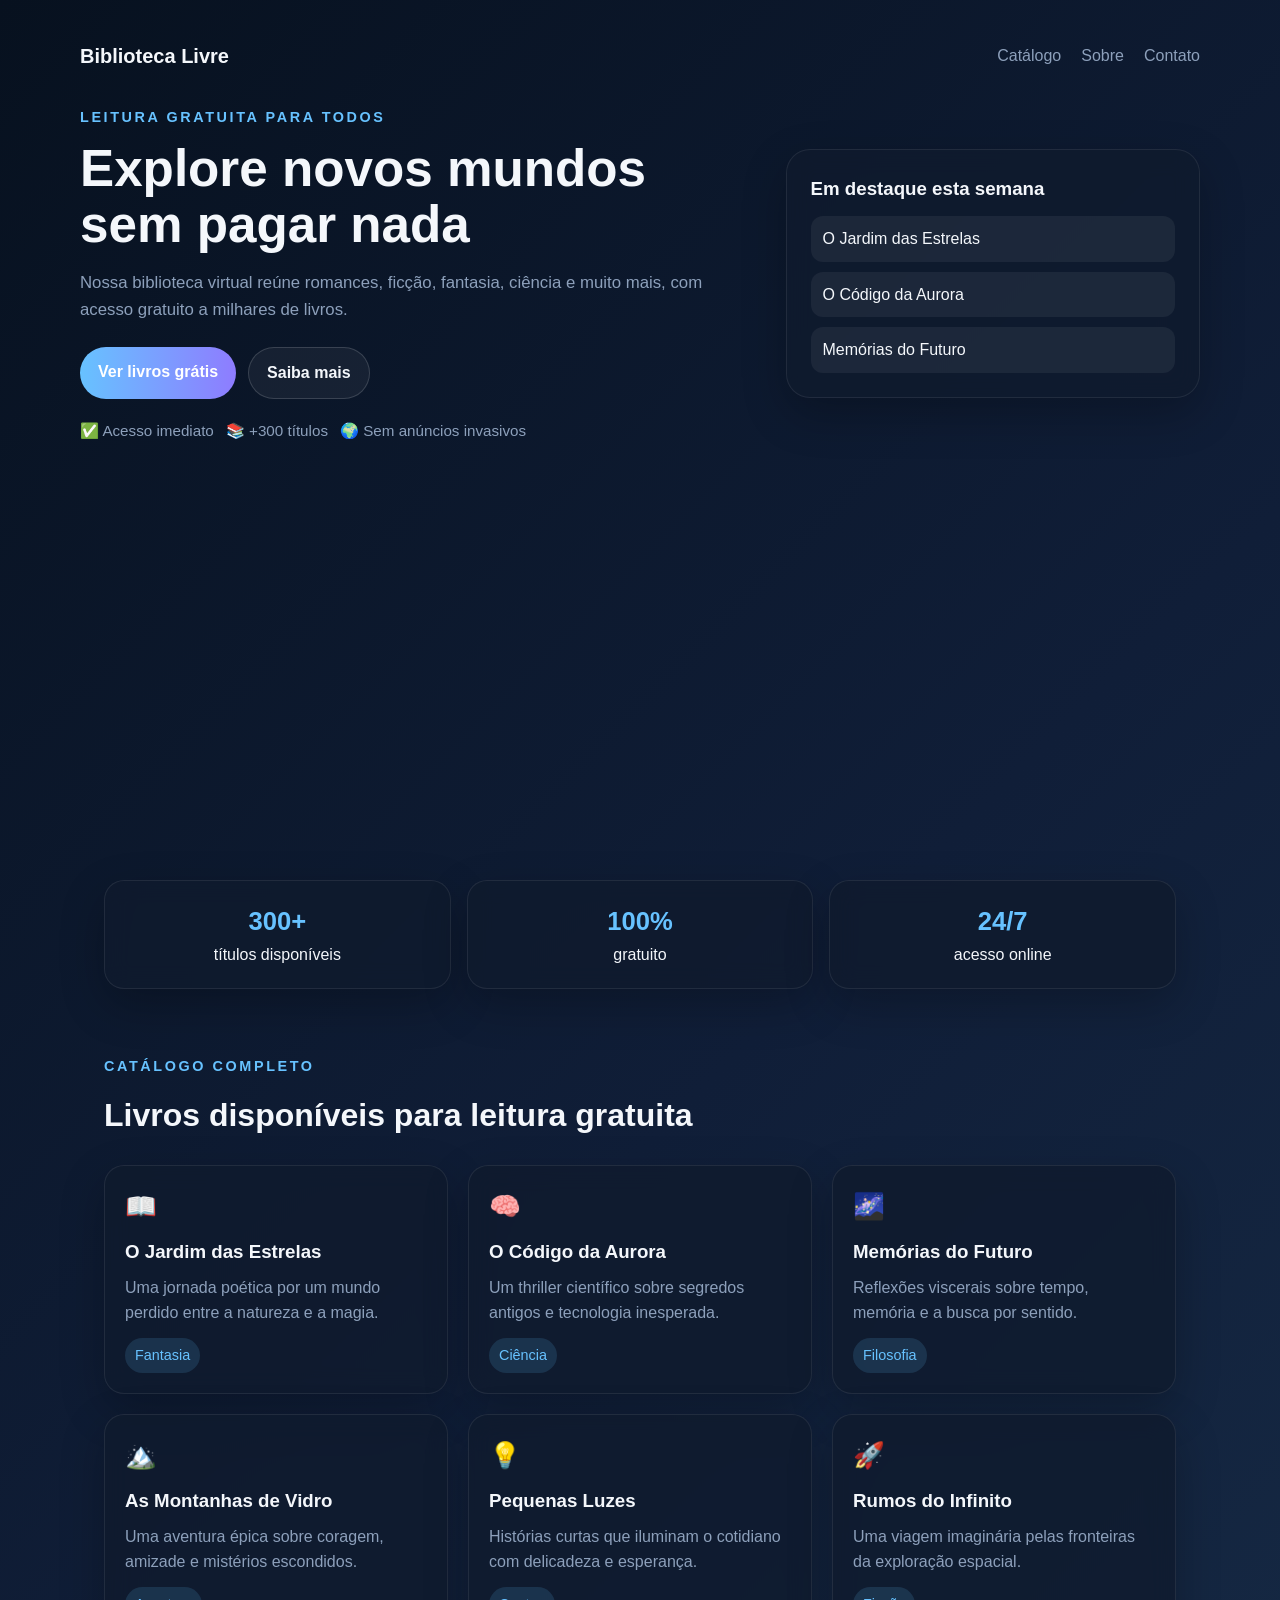
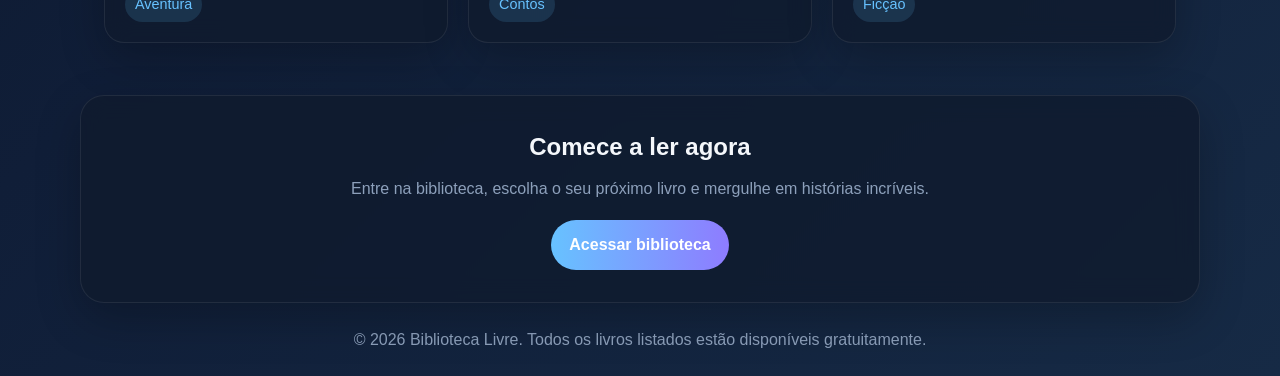
<file: index.html>
<!DOCTYPE html>
<html lang="pt-BR">
  <head>
    <meta charset="UTF-8" />
    <meta name="viewport" content="width=device-width, initial-scale=1.0" />
    <title>Biblioteca Livre | Leitura grátis</title>
    <meta
      name="description"
      content="Descubra uma biblioteca virtual com centenas de livros gratuitos para ler, baixar e compartilhar."
    />
    <link rel="stylesheet" href="styles.css" />
  </head>
  <body>
    <header class="hero">
      <nav class="navbar">
        <a class="brand" href="#">Biblioteca Livre</a>
        <ul class="nav-links">
          <li><a href="#catalogo">Catálogo</a></li>
          <li><a href="#sobre">Sobre</a></li>
          <li><a href="#contato">Contato</a></li>
        </ul>
      </nav>

      <div class="hero-content">
        <div class="hero-copy">
          <p class="eyebrow">Leitura gratuita para todos</p>
          <h1>Explore novos mundos sem pagar nada</h1>
          <p class="lead">
            Nossa biblioteca virtual reúne romances, ficção, fantasia, ciência e muito mais, com acesso gratuito a milhares de livros.
          </p>
          <div class="hero-actions">
            <a class="btn btn-primary" href="#catalogo">Ver livros grátis</a>
            <a class="btn btn-secondary" href="#sobre">Saiba mais</a>
          </div>
          <div class="badges">
            <span>✅ Acesso imediato</span>
            <span>📚 +300 títulos</span>
            <span>🌍 Sem anúncios invasivos</span>
          </div>
        </div>

        <div class="hero-panel">
          <h3>Em destaque esta semana</h3>
          <ul>
            <li>O Jardim das Estrelas</li>
            <li>O Código da Aurora</li>
            <li>Memórias do Futuro</li>
          </ul>
        </div>
      </div>
    </header>

    <main>
      <section class="stats" id="sobre">
        <article>
          <strong>300+</strong>
          <p>títulos disponíveis</p>
        </article>
        <article>
          <strong>100%</strong>
          <p>gratuito</p>
        </article>
        <article>
          <strong>24/7</strong>
          <p>acesso online</p>
        </article>
      </section>

      <section class="catalog" id="catalogo">
        <div class="section-heading">
          <p class="eyebrow">Catálogo completo</p>
          <h2>Livros disponíveis para leitura gratuita</h2>
        </div>

        <div class="books-grid">
          <a class="book-card" href="livros/o-jardim-das-estrelas.html">
            <div class="book-icon">📖</div>
            <h3>O Jardim das Estrelas</h3>
            <p>Uma jornada poética por um mundo perdido entre a natureza e a magia.</p>
            <span>Fantasia</span>
          </a>

          <a class="book-card" href="livros/o-codigo-da-aurora.html">
            <div class="book-icon">🧠</div>
            <h3>O Código da Aurora</h3>
            <p>Um thriller científico sobre segredos antigos e tecnologia inesperada.</p>
            <span>Ciência</span>
          </a>

          <a class="book-card" href="livros/memorias-do-futuro.html">
            <div class="book-icon">🌌</div>
            <h3>Memórias do Futuro</h3>
            <p>Reflexões viscerais sobre tempo, memória e a busca por sentido.</p>
            <span>Filosofia</span>
          </a>

          <a class="book-card" href="livros/as-montanhas-de-vidro.html">
            <div class="book-icon">🏔️</div>
            <h3>As Montanhas de Vidro</h3>
            <p>Uma aventura épica sobre coragem, amizade e mistérios escondidos.</p>
            <span>Aventura</span>
          </a>

          <a class="book-card" href="livros/pequenas-luzes.html">
            <div class="book-icon">💡</div>
            <h3>Pequenas Luzes</h3>
            <p>Histórias curtas que iluminam o cotidiano com delicadeza e esperança.</p>
            <span>Contos</span>
          </a>

          <a class="book-card" href="livros/rumos-do-infinito.html">
            <div class="book-icon">🚀</div>
            <h3>Rumos do Infinito</h3>
            <p>Uma viagem imaginária pelas fronteiras da exploração espacial.</p>
            <span>Ficção</span>
          </a>
        </div>
      </section>

      <section class="cta" id="contato">
        <h2>Comece a ler agora</h2>
        <p>Entre na biblioteca, escolha o seu próximo livro e mergulhe em histórias incríveis.</p>
        <a class="btn btn-primary" href="#">Acessar biblioteca</a>
      </section>
    </main>

    <footer>
      <p>© 2026 Biblioteca Livre. Todos os livros listados estão disponíveis gratuitamente.</p>
    </footer>
  </body>
</html>
</file>
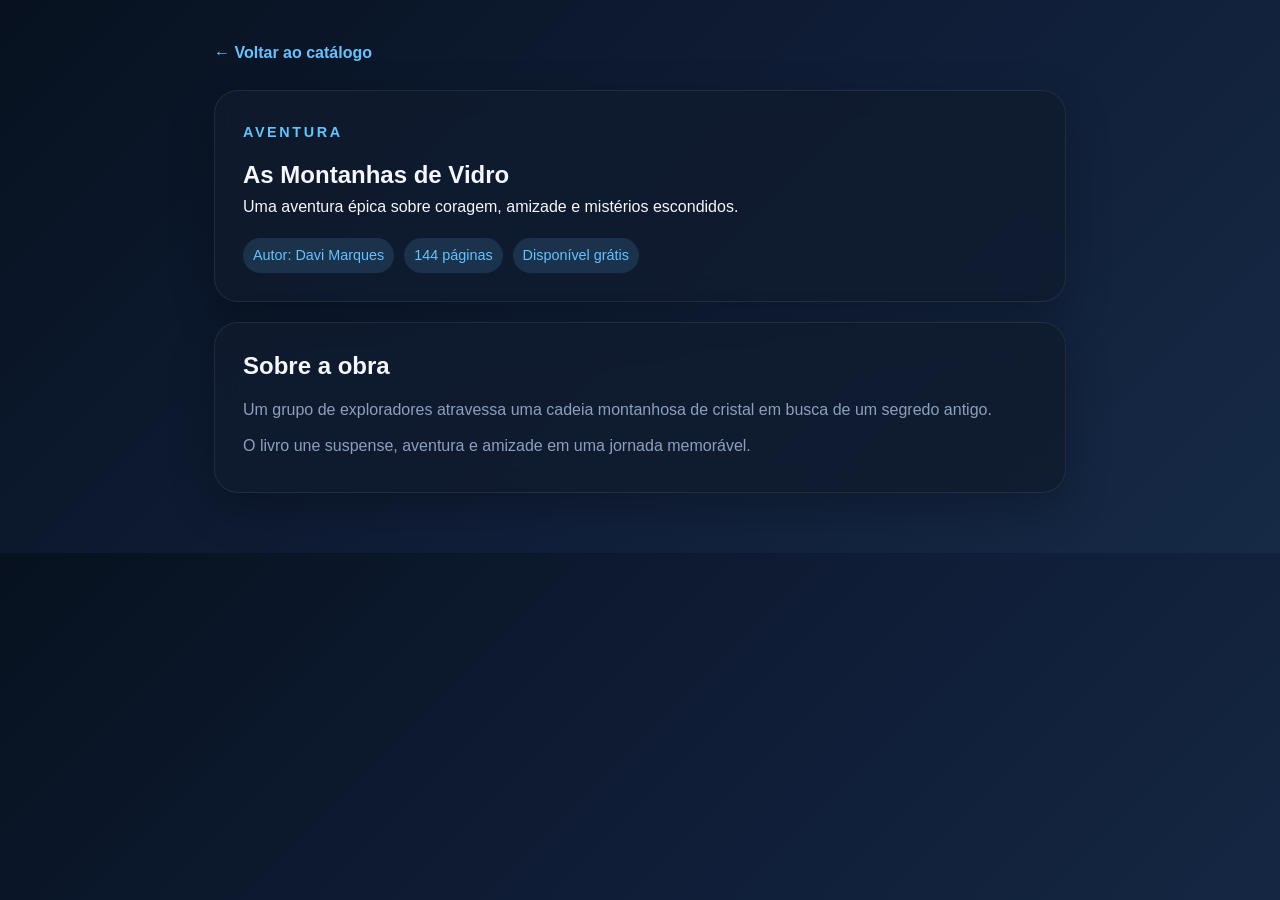
<file: livros/as-montanhas-de-vidro.html>
<!DOCTYPE html>
<html lang="pt-BR">
  <head>
    <meta charset="UTF-8" />
    <meta name="viewport" content="width=device-width, initial-scale=1.0" />
    <title>As Montanhas de Vidro | Biblioteca Livre</title>
    <link rel="stylesheet" href="../styles.css" />
  </head>
  <body>
    <main class="book-detail-page">
      <a class="back-link" href="../index.html">← Voltar ao catálogo</a>

      <section class="book-detail-card">
        <p class="eyebrow">Aventura</p>
        <h1>As Montanhas de Vidro</h1>
        <p>Uma aventura épica sobre coragem, amizade e mistérios escondidos.</p>
        <div class="book-meta">
          <span>Autor: Davi Marques</span>
          <span>144 páginas</span>
          <span>Disponível grátis</span>
        </div>
      </section>

      <section class="book-content">
        <h2>Sobre a obra</h2>
        <p>Um grupo de exploradores atravessa uma cadeia montanhosa de cristal em busca de um segredo antigo.</p>
        <p>O livro une suspense, aventura e amizade em uma jornada memorável.</p>
      </section>
    </main>
  </body>
</html>
</file>
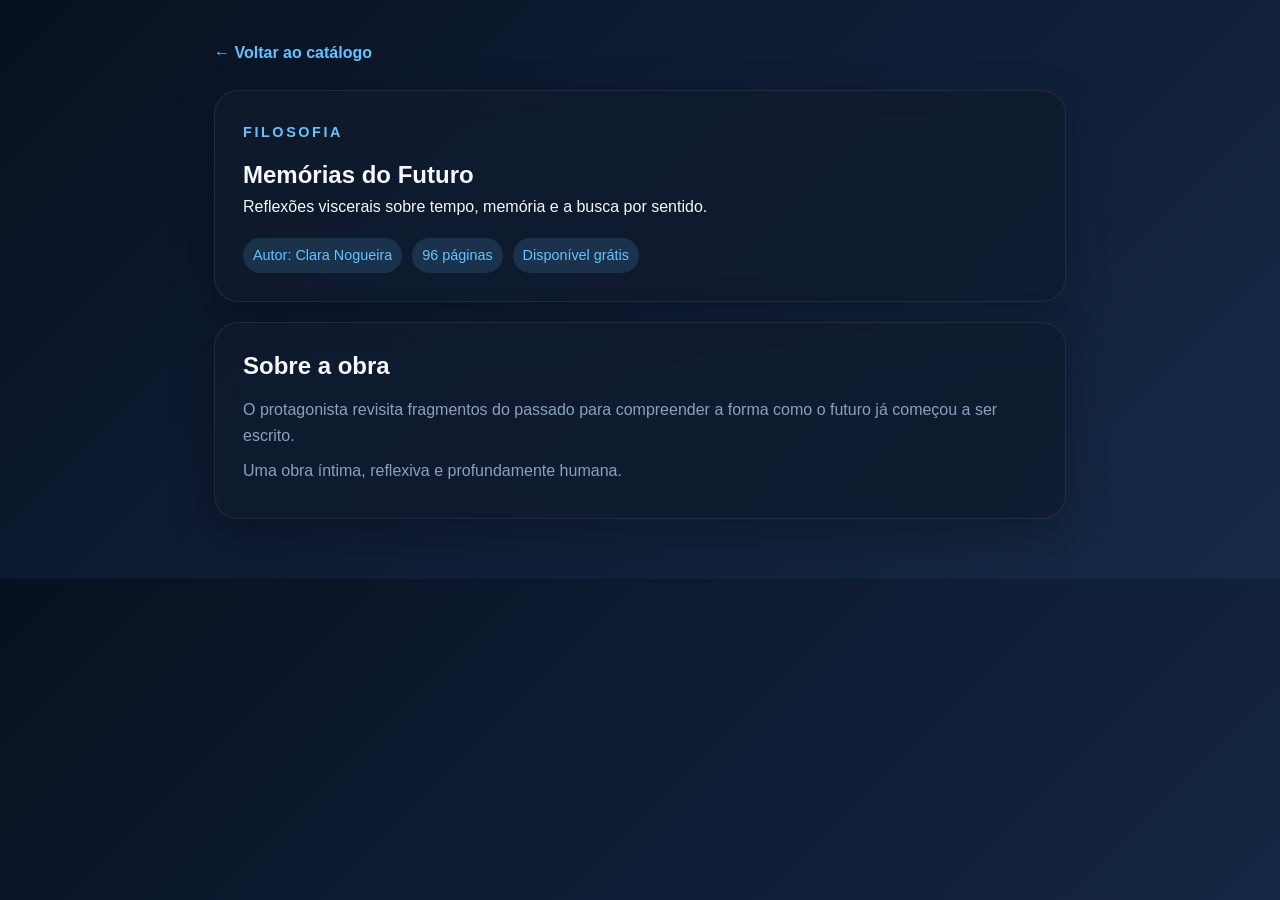
<file: livros/memorias-do-futuro.html>
<!DOCTYPE html>
<html lang="pt-BR">
  <head>
    <meta charset="UTF-8" />
    <meta name="viewport" content="width=device-width, initial-scale=1.0" />
    <title>Memórias do Futuro | Biblioteca Livre</title>
    <link rel="stylesheet" href="../styles.css" />
  </head>
  <body>
    <main class="book-detail-page">
      <a class="back-link" href="../index.html">← Voltar ao catálogo</a>

      <section class="book-detail-card">
        <p class="eyebrow">Filosofia</p>
        <h1>Memórias do Futuro</h1>
        <p>Reflexões viscerais sobre tempo, memória e a busca por sentido.</p>
        <div class="book-meta">
          <span>Autor: Clara Nogueira</span>
          <span>96 páginas</span>
          <span>Disponível grátis</span>
        </div>
      </section>

      <section class="book-content">
        <h2>Sobre a obra</h2>
        <p>O protagonista revisita fragmentos do passado para compreender a forma como o futuro já começou a ser escrito.</p>
        <p>Uma obra íntima, reflexiva e profundamente humana.</p>
      </section>
    </main>
  </body>
</html>
</file>
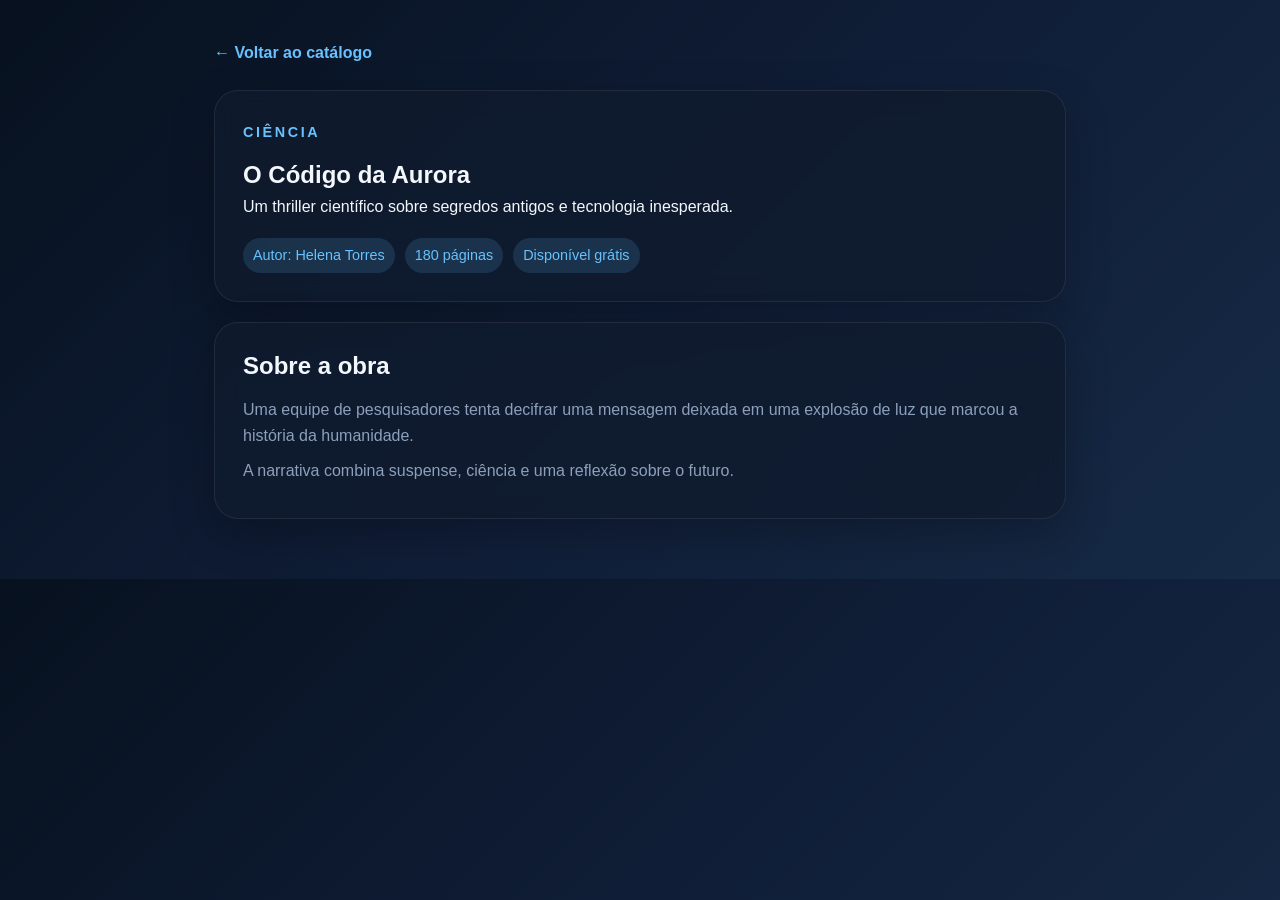
<file: livros/o-codigo-da-aurora.html>
<!DOCTYPE html>
<html lang="pt-BR">
  <head>
    <meta charset="UTF-8" />
    <meta name="viewport" content="width=device-width, initial-scale=1.0" />
    <title>O Código da Aurora | Biblioteca Livre</title>
    <link rel="stylesheet" href="../styles.css" />
  </head>
  <body>
    <main class="book-detail-page">
      <a class="back-link" href="../index.html">← Voltar ao catálogo</a>

      <section class="book-detail-card">
        <p class="eyebrow">Ciência</p>
        <h1>O Código da Aurora</h1>
        <p>Um thriller científico sobre segredos antigos e tecnologia inesperada.</p>
        <div class="book-meta">
          <span>Autor: Helena Torres</span>
          <span>180 páginas</span>
          <span>Disponível grátis</span>
        </div>
      </section>

      <section class="book-content">
        <h2>Sobre a obra</h2>
        <p>Uma equipe de pesquisadores tenta decifrar uma mensagem deixada em uma explosão de luz que marcou a história da humanidade.</p>
        <p>A narrativa combina suspense, ciência e uma reflexão sobre o futuro.</p>
      </section>
    </main>
  </body>
</html>
</file>
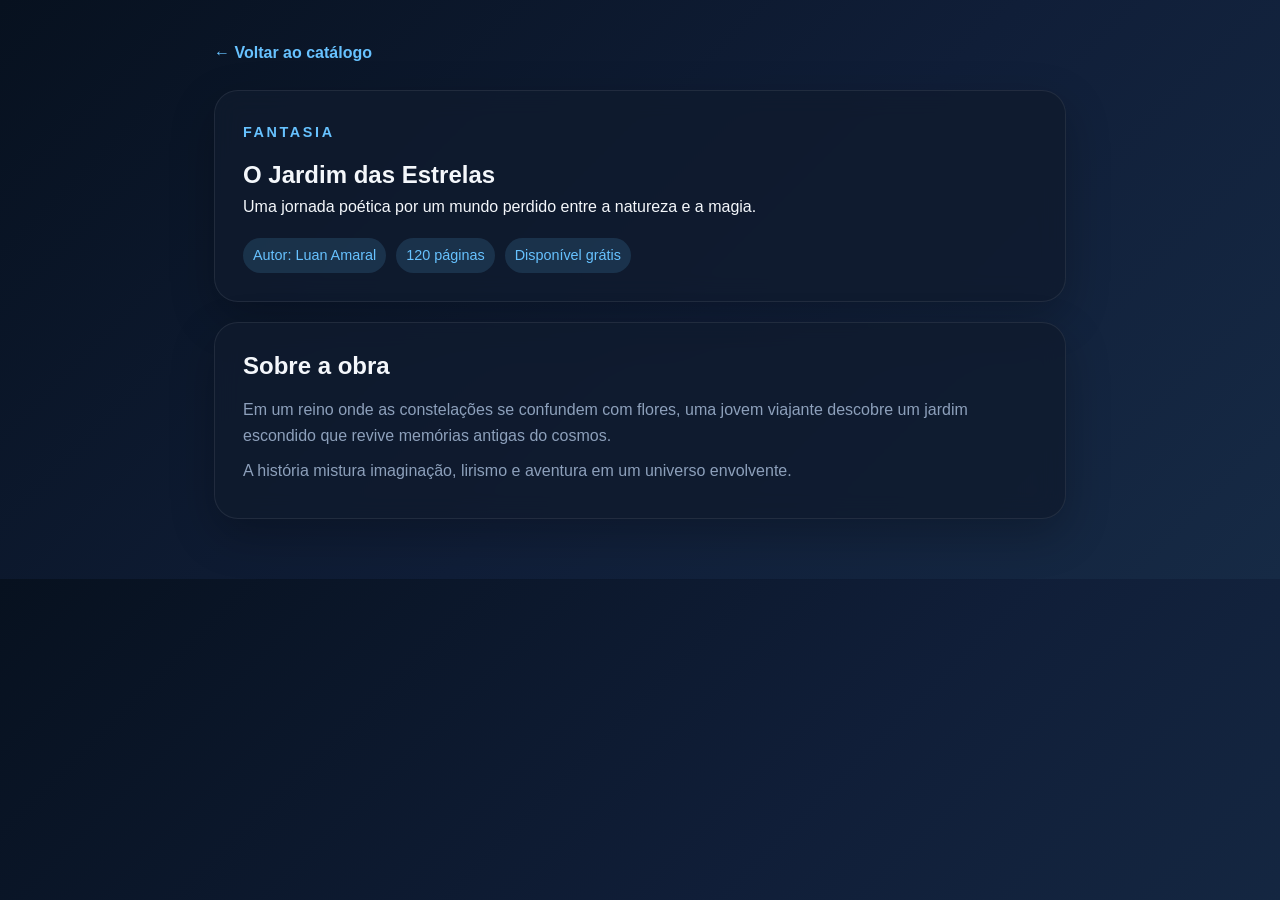
<file: livros/o-jardim-das-estrelas.html>
<!DOCTYPE html>
<html lang="pt-BR">
  <head>
    <meta charset="UTF-8" />
    <meta name="viewport" content="width=device-width, initial-scale=1.0" />
    <title>O Jardim das Estrelas | Biblioteca Livre</title>
    <link rel="stylesheet" href="../styles.css" />
  </head>
  <body>
    <main class="book-detail-page">
      <a class="back-link" href="../index.html">← Voltar ao catálogo</a>

      <section class="book-detail-card">
        <p class="eyebrow">Fantasia</p>
        <h1>O Jardim das Estrelas</h1>
        <p>Uma jornada poética por um mundo perdido entre a natureza e a magia.</p>
        <div class="book-meta">
          <span>Autor: Luan Amaral</span>
          <span>120 páginas</span>
          <span>Disponível grátis</span>
        </div>
      </section>

      <section class="book-content">
        <h2>Sobre a obra</h2>
        <p>Em um reino onde as constelações se confundem com flores, uma jovem viajante descobre um jardim escondido que revive memórias antigas do cosmos.</p>
        <p>A história mistura imaginação, lirismo e aventura em um universo envolvente.</p>
      </section>
    </main>
  </body>
</html>
</file>
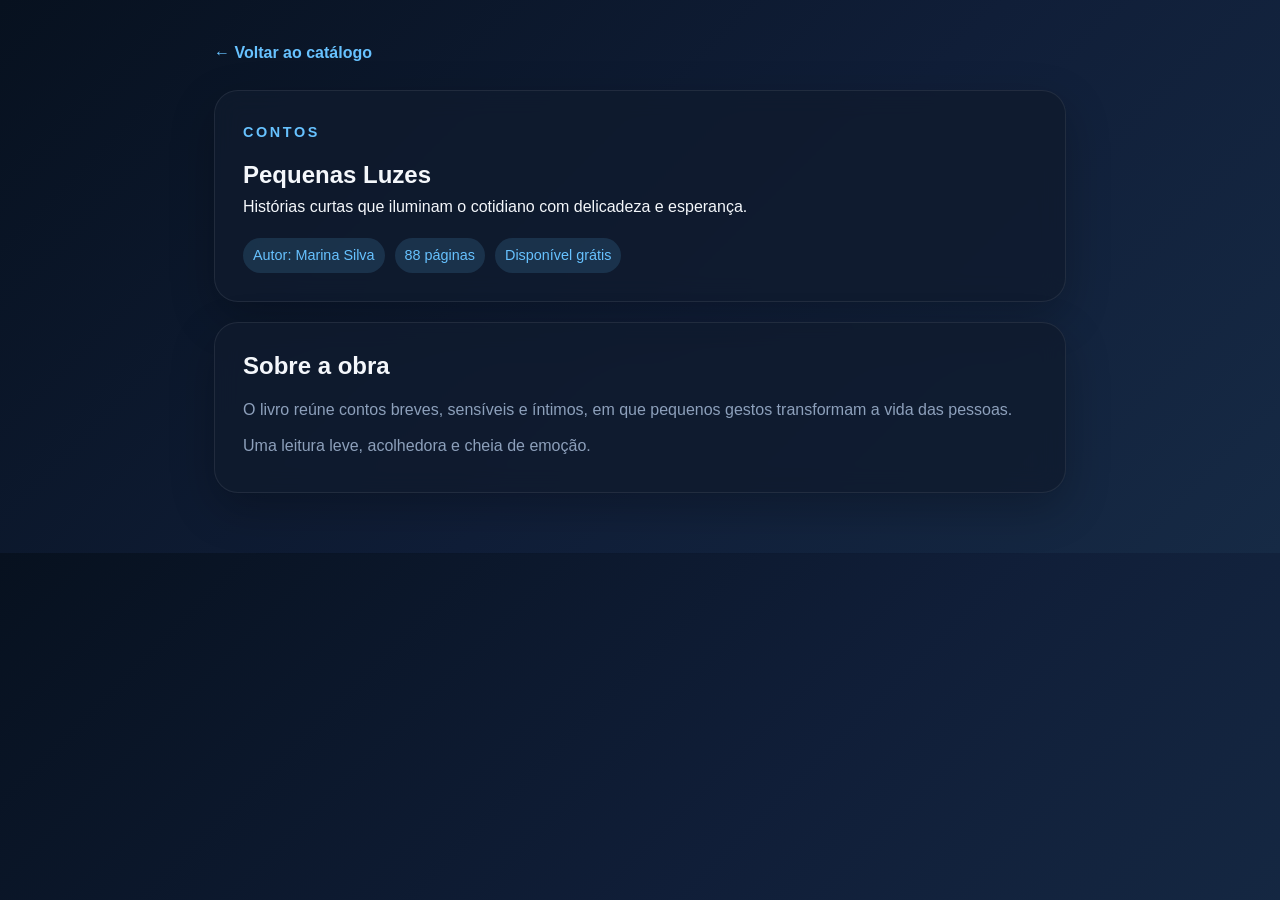
<file: livros/pequenas-luzes.html>
<!DOCTYPE html>
<html lang="pt-BR">
  <head>
    <meta charset="UTF-8" />
    <meta name="viewport" content="width=device-width, initial-scale=1.0" />
    <title>Pequenas Luzes | Biblioteca Livre</title>
    <link rel="stylesheet" href="../styles.css" />
  </head>
  <body>
    <main class="book-detail-page">
      <a class="back-link" href="../index.html">← Voltar ao catálogo</a>

      <section class="book-detail-card">
        <p class="eyebrow">Contos</p>
        <h1>Pequenas Luzes</h1>
        <p>Histórias curtas que iluminam o cotidiano com delicadeza e esperança.</p>
        <div class="book-meta">
          <span>Autor: Marina Silva</span>
          <span>88 páginas</span>
          <span>Disponível grátis</span>
        </div>
      </section>

      <section class="book-content">
        <h2>Sobre a obra</h2>
        <p>O livro reúne contos breves, sensíveis e íntimos, em que pequenos gestos transformam a vida das pessoas.</p>
        <p>Uma leitura leve, acolhedora e cheia de emoção.</p>
      </section>
    </main>
  </body>
</html>
</file>
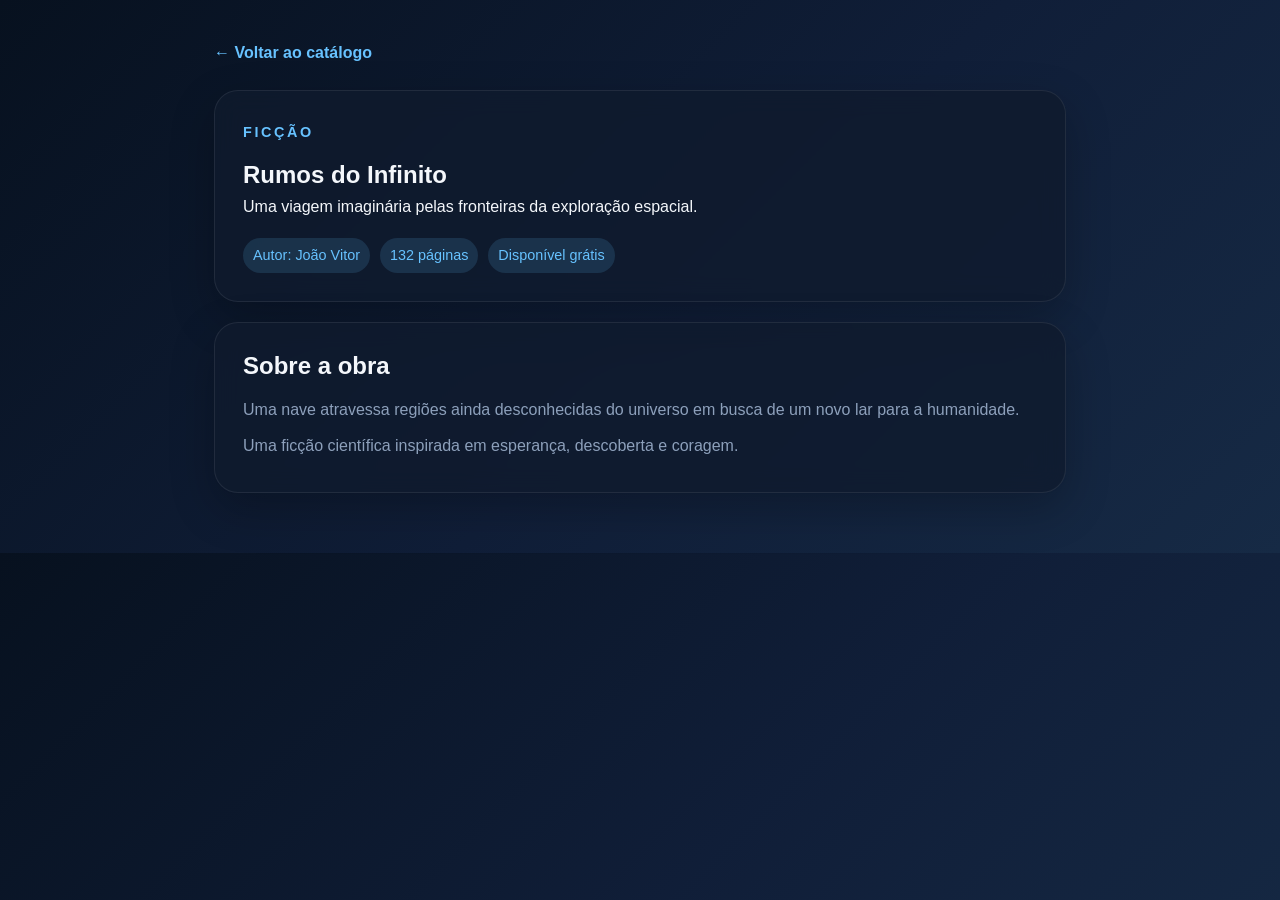
<file: livros/rumos-do-infinito.html>
<!DOCTYPE html>
<html lang="pt-BR">
  <head>
    <meta charset="UTF-8" />
    <meta name="viewport" content="width=device-width, initial-scale=1.0" />
    <title>Rumos do Infinito | Biblioteca Livre</title>
    <link rel="stylesheet" href="../styles.css" />
  </head>
  <body>
    <main class="book-detail-page">
      <a class="back-link" href="../index.html">← Voltar ao catálogo</a>

      <section class="book-detail-card">
        <p class="eyebrow">Ficção</p>
        <h1>Rumos do Infinito</h1>
        <p>Uma viagem imaginária pelas fronteiras da exploração espacial.</p>
        <div class="book-meta">
          <span>Autor: João Vitor</span>
          <span>132 páginas</span>
          <span>Disponível grátis</span>
        </div>
      </section>

      <section class="book-content">
        <h2>Sobre a obra</h2>
        <p>Uma nave atravessa regiões ainda desconhecidas do universo em busca de um novo lar para a humanidade.</p>
        <p>Uma ficção científica inspirada em esperança, descoberta e coragem.</p>
      </section>
    </main>
  </body>
</html>
</file>
<file: styles.css>
:root {
  color-scheme: dark;
  --bg: #07111f;
  --panel: #0f1b2e;
  --panel-2: #15253d;
  --text: #f4f7fb;
  --muted: #8da0bb;
  --accent: #67c2ff;
  --accent-2: #8e7cff;
}

* {
  box-sizing: border-box;
  margin: 0;
  padding: 0;
}

body {
  font-family: "Segoe UI", Roboto, Arial, sans-serif;
  color: var(--text);
  background: linear-gradient(135deg, var(--bg), #101e38 55%, #162a45);
  line-height: 1.6;
}

img {
  max-width: 100%;
}

.hero {
  min-height: 100vh;
  padding: 24px 24px 60px;
}

.navbar {
  display: flex;
  justify-content: space-between;
  align-items: center;
  max-width: 1120px;
  margin: 0 auto;
  padding: 16px 0 32px;
}

.brand {
  color: var(--text);
  font-size: 1.25rem;
  font-weight: 700;
  text-decoration: none;
}

.nav-links {
  display: flex;
  gap: 20px;
  list-style: none;
}

.nav-links a {
  color: var(--muted);
  text-decoration: none;
}

.nav-links a:hover {
  color: var(--text);
}

.hero-content {
  max-width: 1120px;
  margin: 0 auto;
  display: grid;
  grid-template-columns: 1.3fr 0.8fr;
  gap: 32px;
  align-items: center;
}

.eyebrow {
  display: inline-block;
  color: var(--accent);
  font-size: 0.9rem;
  font-weight: 700;
  letter-spacing: 0.18em;
  text-transform: uppercase;
  margin-bottom: 12px;
}

.hero-copy h1 {
  font-size: clamp(2rem, 4vw, 3.5rem);
  line-height: 1.1;
  margin-bottom: 16px;
}

.lead {
  color: var(--muted);
  font-size: 1.05rem;
  max-width: 650px;
  margin-bottom: 24px;
}

.hero-actions {
  display: flex;
  gap: 12px;
  flex-wrap: wrap;
  margin-bottom: 20px;
}

.btn {
  display: inline-block;
  padding: 12px 18px;
  border-radius: 999px;
  text-decoration: none;
  font-weight: 600;
  transition: transform 0.2s ease, background 0.2s ease;
}

.btn:hover {
  transform: translateY(-2px);
}

.btn-primary {
  background: linear-gradient(90deg, var(--accent), var(--accent-2));
  color: white;
}

.btn-secondary {
  border: 1px solid rgba(255, 255, 255, 0.15);
  color: var(--text);
  background: rgba(255, 255, 255, 0.05);
}

.badges {
  display: flex;
  gap: 12px;
  flex-wrap: wrap;
  color: var(--muted);
  font-size: 0.95rem;
}

.hero-panel,
.book-card,
.cta,
.stats article {
  background: rgba(15, 27, 46, 0.8);
  border: 1px solid rgba(255, 255, 255, 0.08);
  box-shadow: 0 16px 45px rgba(0, 0, 0, 0.24);
  backdrop-filter: blur(12px);
}

.hero-panel {
  padding: 24px;
  border-radius: 24px;
}

.hero-panel h3 {
  margin-bottom: 12px;
}

.hero-panel ul {
  list-style: none;
  display: grid;
  gap: 10px;
}

.hero-panel li {
  padding: 10px 12px;
  border-radius: 12px;
  background: rgba(255, 255, 255, 0.06);
}

.stats {
  display: grid;
  grid-template-columns: repeat(3, minmax(0, 1fr));
  gap: 16px;
  max-width: 1120px;
  margin: -20px auto 40px;
  padding: 0 24px;
}

.stats article {
  text-align: center;
  padding: 20px;
  border-radius: 20px;
}

.stats strong {
  display: block;
  font-size: 1.6rem;
  color: var(--accent);
}

.catalog,
.cta {
  max-width: 1120px;
  margin: 0 auto;
  padding: 24px;
}

.section-heading {
  margin-bottom: 24px;
}

.section-heading h2 {
  font-size: clamp(1.5rem, 3vw, 2rem);
}

.books-grid {
  display: grid;
  grid-template-columns: repeat(3, minmax(0, 1fr));
  gap: 20px;
}

.book-card {
  display: block;
  padding: 20px;
  border-radius: 20px;
  cursor: pointer;
  color: inherit;
  text-decoration: none;
  transition: transform 0.2s ease, box-shadow 0.2s ease, border-color 0.2s ease;
}

.book-card:hover {
  transform: translateY(-4px);
}

.book-card:active,
.book-card:focus-visible {
  transform: translateY(-2px) scale(1.01);
  box-shadow: 0 0 0 1px rgba(103, 194, 255, 0.35), 0 0 24px rgba(103, 194, 255, 0.45), 0 0 40px rgba(142, 124, 255, 0.25);
  border-color: rgba(103, 194, 255, 0.8);
}

.book-detail-page {
  max-width: 900px;
  margin: 0 auto;
  padding: 40px 24px 60px;
}

.back-link {
  display: inline-flex;
  align-items: center;
  gap: 8px;
  color: var(--accent);
  text-decoration: none;
  font-weight: 600;
  margin-bottom: 24px;
}

.book-detail-card,
.book-content {
  background: rgba(15, 27, 46, 0.8);
  border: 1px solid rgba(255, 255, 255, 0.08);
  box-shadow: 0 16px 45px rgba(0, 0, 0, 0.24);
  backdrop-filter: blur(12px);
}

.book-detail-card {
  border-radius: 24px;
  padding: 28px;
}

.book-meta {
  display: flex;
  flex-wrap: wrap;
  gap: 10px;
  margin-top: 18px;
}

.book-meta span {
  display: inline-block;
  background: rgba(103, 194, 255, 0.14);
  color: var(--accent);
  padding: 6px 10px;
  border-radius: 999px;
  font-size: 0.9rem;
}

.book-content {
  border-radius: 24px;
  padding: 24px 28px;
  margin-top: 20px;
}

.book-content h2 {
  margin-bottom: 12px;
}

.book-content p {
  color: var(--muted);
  margin-bottom: 10px;
}

.book-icon {
  font-size: 1.6rem;
  margin-bottom: 10px;
}

.book-card h3 {
  margin-bottom: 8px;
}

.book-card p {
  color: var(--muted);
  margin-bottom: 12px;
}

.book-card span {
  display: inline-block;
  background: rgba(103, 194, 255, 0.14);
  color: var(--accent);
  padding: 6px 10px;
  border-radius: 999px;
  font-size: 0.9rem;
}

.cta {
  margin-top: 28px;
  text-align: center;
  border-radius: 24px;
  padding: 32px 24px;
}

.cta h2 {
  margin-bottom: 10px;
}

.cta p {
  color: var(--muted);
  margin-bottom: 18px;
}

footer {
  text-align: center;
  color: var(--muted);
  padding: 24px;
}

@media (max-width: 900px) {
  .hero-content,
  .books-grid {
    grid-template-columns: 1fr;
  }

  .stats {
    grid-template-columns: 1fr;
  }
}

@media (max-width: 640px) {
  .hero {
    padding: 16px 16px 40px;
  }

  .navbar {
    flex-direction: column;
    gap: 12px;
  }

  .nav-links {
    gap: 12px;
  }

  .hero-actions {
    flex-direction: column;
  }

  .btn {
    text-align: center;
  }
}
</file>
